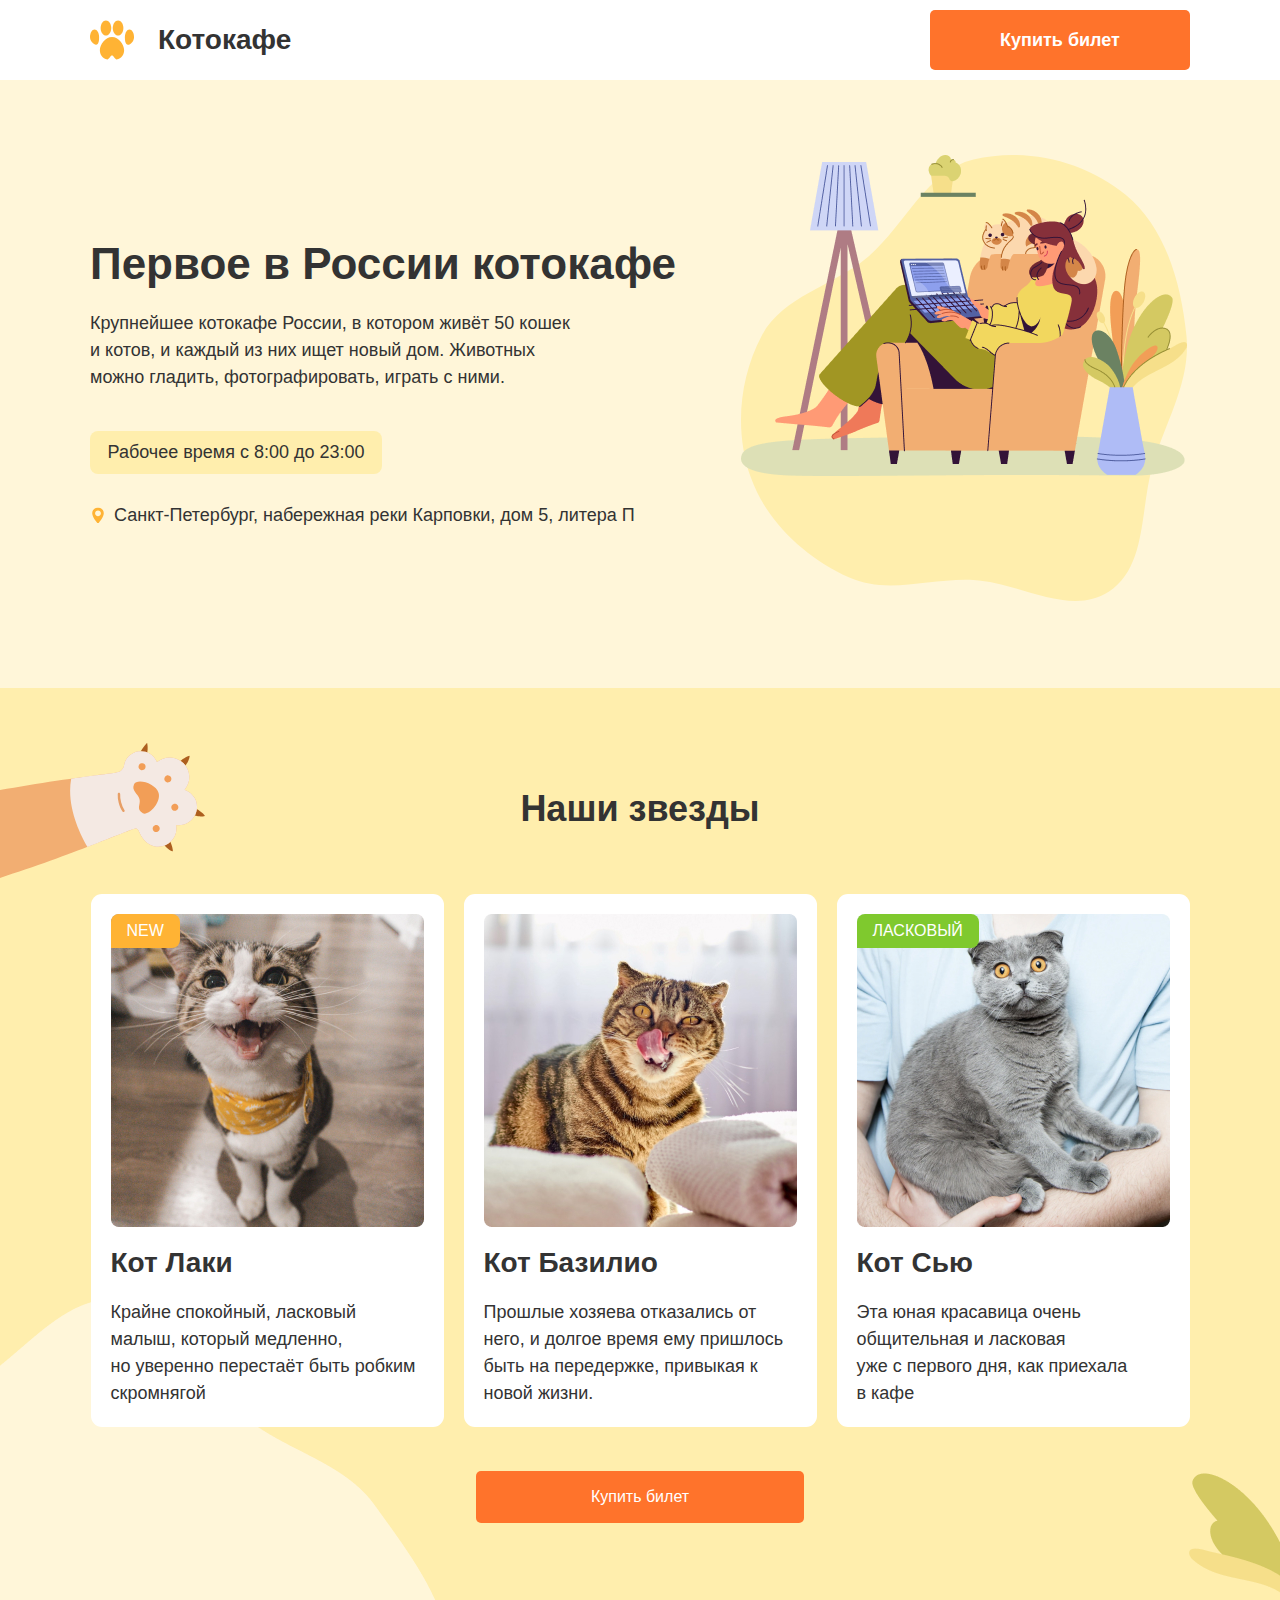
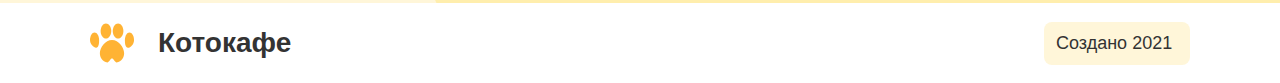
<file: index.html>
<!DOCTYPE html>
<html lang="ru">

<head>
   <meta charset="UTF-8">
   <meta http-equiv="X-UA-Compatible" content="IE=edge">
   <meta name="viewport" content="width=device-width, initial-scale=1.0">
   <title>Котокафе</title>
   <link rel="stylesheet" href="./css/style.css">
</head>

<body>
   <div class="visually-hidden">
      <svg>
         <symbol id="logo" viewBox="0 0 44 40" fill="none">
            <path
               d="M15.9311 15.5986C18.8639 15.5986 21.2414 12.2021 21.2414 8.01236C21.2414 3.82261 18.8639 0.426147 15.9311 0.426147C12.9982 0.426147 10.6207 3.82261 10.6207 8.01236C10.6207 12.2021 12.9982 15.5986 15.9311 15.5986Z"
               fill="#FFB334" />
            <path
               d="M28.069 15.5986C31.0018 15.5986 33.3793 12.2021 33.3793 8.01236C33.3793 3.82261 31.0018 0.426147 28.069 0.426147C25.1362 0.426147 22.7587 3.82261 22.7587 8.01236C22.7587 12.2021 25.1362 15.5986 28.069 15.5986Z"
               fill="#FFB334" />
            <path
               d="M9.10345 17.1158C9.10345 21.3057 8.58303 24.702 6.06897 24.702C3.5549 24.702 0 21.3057 0 17.1158C0 12.9259 2.03766 9.5296 4.55172 9.5296C7.06579 9.5296 9.10345 12.9259 9.10345 17.1158Z"
               fill="#FFB334" />
            <path
               d="M44.0001 17.1158C44.0001 21.3057 40.4452 24.702 37.9311 24.702C35.417 24.702 34.8966 21.3057 34.8966 17.1158C34.8966 12.9259 36.9343 9.5296 39.4483 9.5296C41.9624 9.5296 44.0001 12.9259 44.0001 17.1158Z"
               fill="#FFB334" />
            <path
               d="M34.1379 30.1208C34.1379 34.6657 31.7862 38.4846 26.5517 39.5672C25.5822 39.7675 23.0476 35.3227 22 35.3227C20.9523 35.3227 18.4178 39.7675 17.4483 39.5672C12.2138 38.4846 9.86206 34.6657 9.86206 30.1208C9.86206 24.7339 15.2961 17.1158 22 17.1158C28.7039 17.1158 34.1379 24.7339 34.1379 30.1208Z"
               fill="#FFB334" />
         </symbol>
         <symbol id="location" width="16" height="17" viewBox="0 0 16 17" fill="none">
            <g clip-path="url(#clip0_9_43)">
               <path
                  d="M8.00004 0.5C4.80488 0.5 2.20544 3.09944 2.20544 6.29456C2.20544 10.2598 7.39104 16.081 7.61182 16.3269C7.81919 16.5579 8.18126 16.5575 8.38826 16.3269C8.60904 16.081 13.7946 10.2598 13.7946 6.29456C13.7946 3.09944 11.1952 0.5 8.00004 0.5ZM8.00004 9.20997C6.39248 9.20997 5.08466 7.90212 5.08466 6.29456C5.08466 4.687 6.39251 3.37919 8.00004 3.37919C9.60757 3.37919 10.9154 4.68703 10.9154 6.29459C10.9154 7.90216 9.60757 9.20997 8.00004 9.20997Z"
                  fill="#FFB334" />
            </g>
            <defs>
               <clipPath id="clip0_9_43">
                  <rect width="16" height="16" fill="white" transform="translate(0 0.5)" />
               </clipPath>
            </defs>
         </symbol>
      </svg>
   </div>
   <header class="main-header">
      <div class="wrapper">
         <a href="index.html" class="main-header__logo">
            <svg width="44" height="40">
               <use xlink:href="#logo"></use>
            </svg>
            <span>Котокафе</span>
         </a>
         <a class="main-header__link" href="gallery.html">Купить билет</a>
      </div>
   </header>

   <main class="page-main">
      <section class="about">
         <div class="wrapper">
            <div class="about__information">
               <h2 class="about__title">Первое в России котокафе</h2>
               <p class="about__description">Крупнейшее котокафе России, в котором живёт 50 кошек и котов,
                  и каждый
                  из них ищет новый дом. Животных<br> можно гладить, фотографировать, играть с ними.</p>
               <span class="about__work-time">Рабочее время с <time>8:00</time> до <time>23:00</time></span>
               <p class="about__img">
                  <svg class="location-logo" width="16" height="16">
                     <use xlink:href="#location"></use>
                  </svg>
                  <span class="about__location">
                     Санкт-Петербург, набережная реки Карповки, дом 5, литера П
                  </span>
               </p>
            </div>
            <div class="about__picture">
               <div class="about__picture--layer">
                  <img src="./img/Frame.png" alt="Girl">
               </div>
               <div class="about__picture--frame">
                  <img src="./img/layer.svg" alt="">
               </div>
            </div>
         </div>
      </section>
      <section class="our-stars">
         <img class="hand" src="./img/hand.svg" width="213" alt="" draggable="false">
         <img class="vector" src="./img/Vector.png" alt="" draggable="false">
         <img class="leave" src="./img/leave.png" alt="">

         <div class="our-stars__wrapper">
            <h2 class="our-stars__title">Наши звезды</h2>
            <ul class="our-stars__list star-list">
               <li class="our-stars__item new">
                  <h3 class="star-list__title">Кот Лаки</h3>
                  <p class="star-list__description">Крайне спокойный, ласковый малыш, который медленно, но уверенно
                     перестаёт быть робким скромнягой</p>
                  <img class="new" src="./img/Laki.jpg" alt="" width="313">
               </li>
               <li class="our-stars__item">
                  <h3 class="star-list__title">Кот Базилио</h3>
                  <p class="star-list__description">Прошлые хозяева отказались от него, и долгое время ему пришлось быть
                     на передержке, привыкая к новой жизни.</p>
                  <img src="./img/Bazilio.jpg" alt="">
               </li>
               <li class="our-stars__item pretty">
                  <h3 class="star-list__title">Кот Сью</h3>
                  <p class="star-list__description">Эта юная красавица очень общительная и ласковая уже с первого дня,
                     как приехала в кафе</p>
                  <img src="./img/Syu.jpg" alt="">
               </li>
            </ul>
            <button type="button" class="buy-ticket">
               Купить билет
            </button>
         </div>
      </section>

   </main>

   <footer class="main-footer">
      <div class="wrapper">
         <div class="main-footer__logo">
            <svg width="44" height="40">
               <use xlink:href="#logo"></use>
            </svg>

            <span>Котокафе</span>
         </div>
         <span class="create-date">
            Создано 2021
         </span>
      </div>
   </footer>
</body>

</html>
</file>
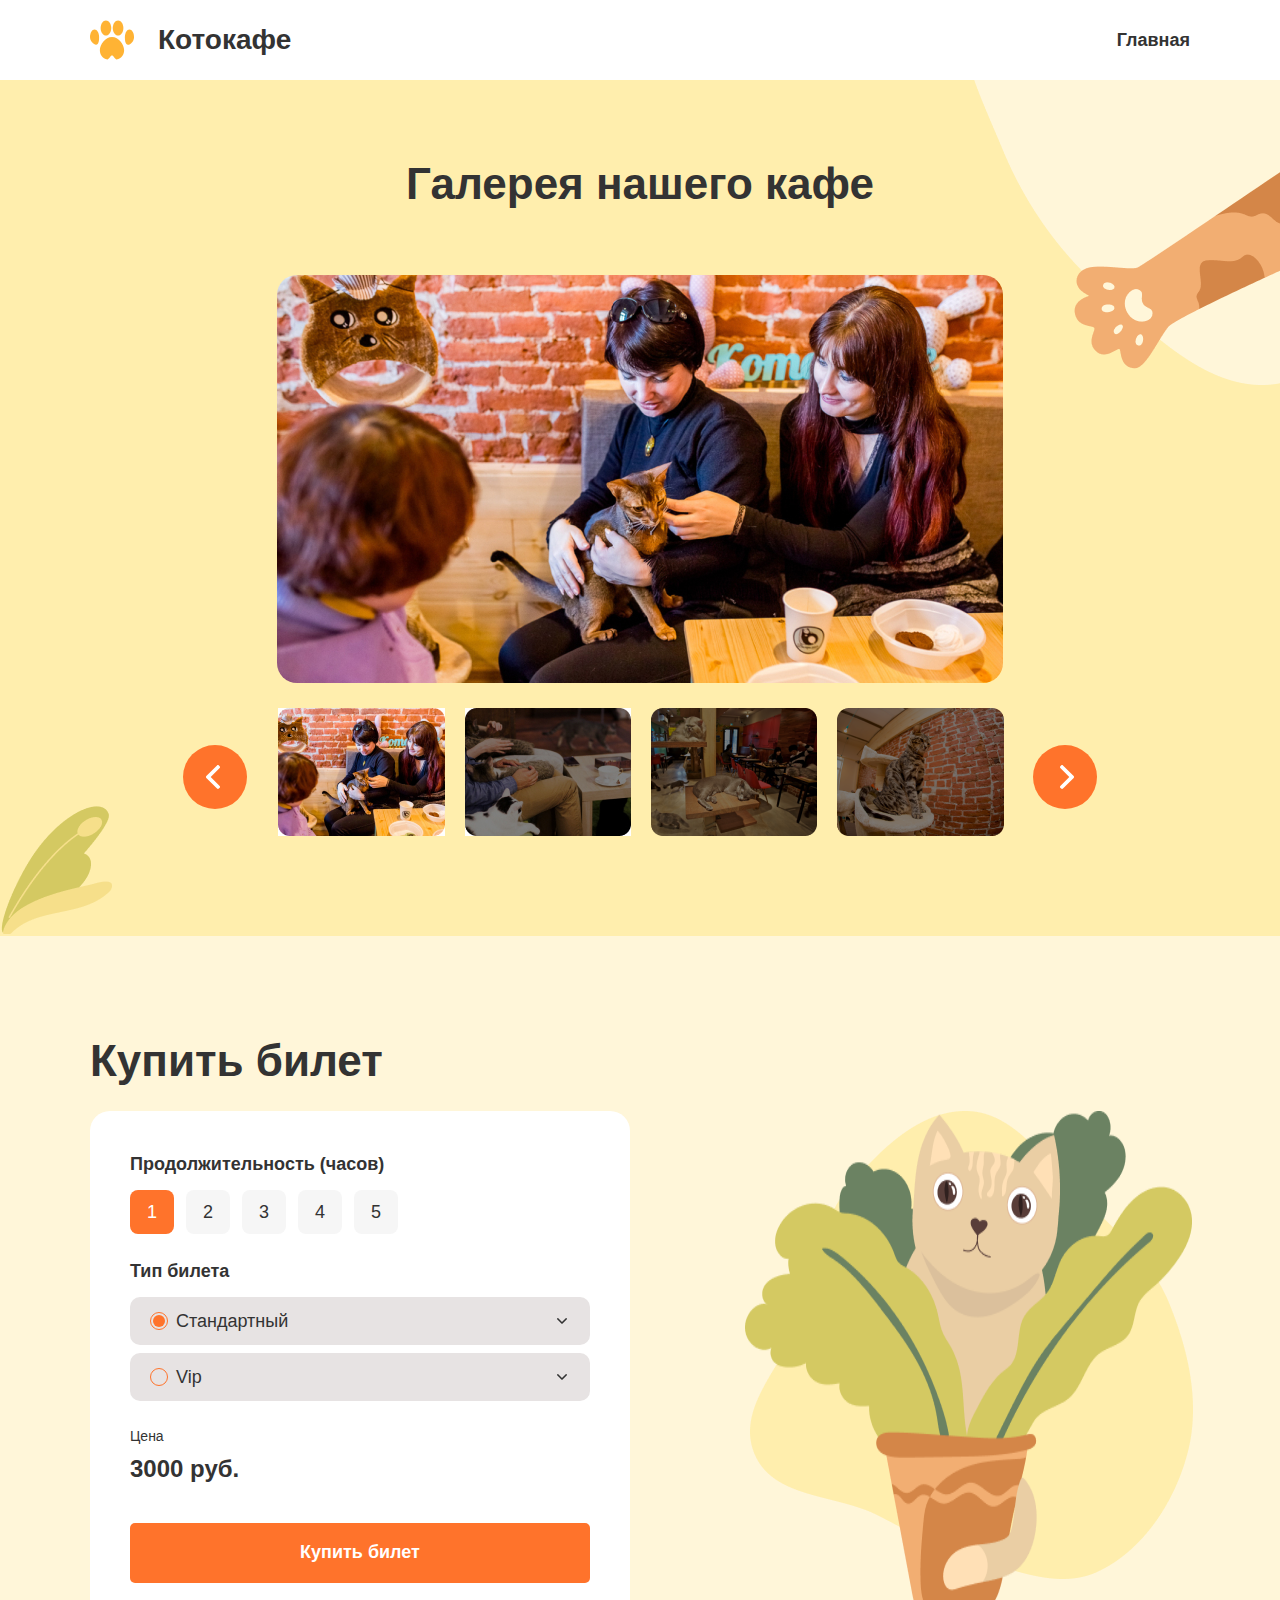
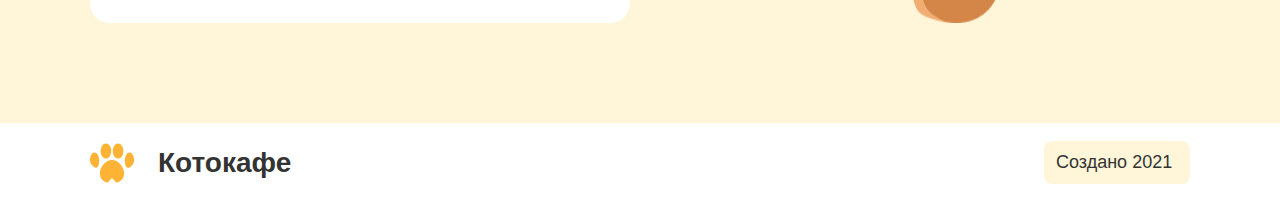
<file: gallery.html>
<!DOCTYPE html>
<html lang="en">

<head>
   <meta charset="UTF-8">
   <meta http-equiv="X-UA-Compatible" content="IE=edge">
   <meta name="viewport" content="width=device-width, initial-scale=1.0">
   <title>Котокафе</title>
   <link rel="stylesheet" href="./css/style.css">
</head>

<body>
   <div class="visually-hidden">
      <svg>
         <symbol id="logo" viewBox="0 0 44 40" fill="none">
            <path
               d="M15.9311 15.5986C18.8639 15.5986 21.2414 12.2021 21.2414 8.01236C21.2414 3.82261 18.8639 0.426147 15.9311 0.426147C12.9982 0.426147 10.6207 3.82261 10.6207 8.01236C10.6207 12.2021 12.9982 15.5986 15.9311 15.5986Z"
               fill="#FFB334" />
            <path
               d="M28.069 15.5986C31.0018 15.5986 33.3793 12.2021 33.3793 8.01236C33.3793 3.82261 31.0018 0.426147 28.069 0.426147C25.1362 0.426147 22.7587 3.82261 22.7587 8.01236C22.7587 12.2021 25.1362 15.5986 28.069 15.5986Z"
               fill="#FFB334" />
            <path
               d="M9.10345 17.1158C9.10345 21.3057 8.58303 24.702 6.06897 24.702C3.5549 24.702 0 21.3057 0 17.1158C0 12.9259 2.03766 9.5296 4.55172 9.5296C7.06579 9.5296 9.10345 12.9259 9.10345 17.1158Z"
               fill="#FFB334" />
            <path
               d="M44.0001 17.1158C44.0001 21.3057 40.4452 24.702 37.9311 24.702C35.417 24.702 34.8966 21.3057 34.8966 17.1158C34.8966 12.9259 36.9343 9.5296 39.4483 9.5296C41.9624 9.5296 44.0001 12.9259 44.0001 17.1158Z"
               fill="#FFB334" />
            <path
               d="M34.1379 30.1208C34.1379 34.6657 31.7862 38.4846 26.5517 39.5672C25.5822 39.7675 23.0476 35.3227 22 35.3227C20.9523 35.3227 18.4178 39.7675 17.4483 39.5672C12.2138 38.4846 9.86206 34.6657 9.86206 30.1208C9.86206 24.7339 15.2961 17.1158 22 17.1158C28.7039 17.1158 34.1379 24.7339 34.1379 30.1208Z"
               fill="#FFB334" />
         </symbol>

         <symbol id="left-button" viewBox="0 0 64 64" fill="none">
            <circle cx="32" cy="32" r="32" transform="matrix(-1 0 0 1 64 0)" fill="#FF732B" />
            <path
               d="M23.3328 31.0635L34.0131 20.3834C34.2602 20.1362 34.5899 20 34.9415 20C35.2931 20 35.6229 20.1362 35.8699 20.3834L36.6564 21.1697C37.1682 21.6821 37.1682 22.5149 36.6564 23.0265L27.6879 31.995L36.6664 40.9735C36.9134 41.2207 37.0498 41.5503 37.0498 41.9017C37.0498 42.2535 36.9134 42.583 36.6664 42.8305L35.8799 43.6166C35.6326 43.8638 35.3031 44 34.9515 44C34.5999 44 34.2701 43.8638 34.0231 43.6166L23.3328 32.9267C23.0852 32.6787 22.9492 32.3476 22.95 31.9956C22.9492 31.6422 23.0852 31.3113 23.3328 31.0635Z"
               fill="white" />
         </symbol>
         <symbol id="button-sign" viewBox="0 0 16 16" fill="none">
            <svg width="16" height="16">
               <g clip-path="url(#clip0_12_872)">
                  <path
                     d="M7.37568 12.4447L0.255608 5.32449C0.0907959 5.15981 -7.16833e-08 4.93997 -6.14371e-08 4.70557C-5.1191e-08 4.47116 0.090796 4.25133 0.255608 4.08664L0.779831 3.56229C1.12142 3.22109 1.6766 3.22109 2.01767 3.56229L7.99668 9.5413L13.9823 3.55566C14.1471 3.39098 14.3668 3.30005 14.6011 3.30005C14.8357 3.30005 15.0554 3.39098 15.2203 3.55566L15.7444 4.08001C15.9092 4.24482 16 4.46453 16 4.69893C16 4.93334 15.9092 5.15317 15.7444 5.31785L8.61782 12.4447C8.45248 12.6098 8.23174 12.7004 7.99707 12.6999C7.7615 12.7004 7.54088 12.6098 7.37568 12.4447Z"
                     fill="#333333" />
               </g>
               <defs>
                  <clipPath id="clip0_12_872">
                     <rect width="16" height="16" fill="white" transform="matrix(-4.37114e-08 1 1 4.37114e-08 0 0)" />
                  </clipPath>
               </defs>
            </svg>
         </symbol>
      </svg>
   </div>

   <header class="main-header">
      <div class="wrapper">
         <a href="index.html" class="main-header__logo">
            <svg width="44" height="40">
               <use xlink:href="#logo"></use>
            </svg>
            <span>Котокафе</span>
         </a>
         <a class="main-header__gallery-link" href="index.html">Главная</a>
      </div>
   </header>

   <main class="second-page">
      <section class="main-gallery">
         <img class="main-gallery__frame" src="./img/gallery-layer.png" alt="">
         <img class="main-gallery__hand" src="./img/gallery-hand.png" alt="">
         <img class="main-gallery__leave" src="./img/gallery-leave.png" alt="">

         <div class="main-gallery__wrapper">
            <h2 class="main-gallery__title">
               Галерея нашего кафе
            </h2>
            <div class="main-gallery__big-foto">
               <img src="./img/big-foto.jpg" alt="">
            </div>
            <ul class="main-gallery__list gallery-list">
               <li class="gallery-list__item"><img src="./img/first-lettle-foto.jpg" alt=""></li>
               <li class="gallery-list__item"><img src="./img/second-little-foto.jpg" alt=""></li>
               <li class="gallery-list__item"><img src="./img/third-little-foto.png" alt=""></li>
               <li class="gallery-list__item"><img src="./img/fourth-little-foto.png" alt=""></li>
            </ul>
         </div>

         <svg class="left-button" width="64" height="64">
            <use xlink:href="#left-button"></use>
         </svg>

         <svg class="right-button" width="64" height="64">
            <use xlink:href="#left-button"></use>
         </svg>
      </section>
      <section class="book-ticket">
         <div class="book-ticket__wrapper">
            <h2 class="book-ticket__title">Купить билет</h2>
            <div class="container">
               <form  class="book-ticket__order order">
                  <fieldset class="order__hour choose-hour">
                     <legend class="choose-hour__title">Продолжительность (часов)</legend>
                     <ul class="choose-hour__list hour-list">
                        <li class="hour-list__item1">1</li>
                        <li class="hour-list__item">2</li>
                        <li class="hour-list__item">3</li>
                        <li class="hour-list__item">4</li>
                        <li class="hour-list__item">5</li>
                     </ul>
                  </fieldset>
                  <fieldset class="order__card-type card-type">
                     <legend class="card-type__title">Тип билета</legend>
                     <div class="card-type__standart">
                        <div class="checked">
                           <div class="checked__item"></div>
                        </div>
                        <span>Стандартный</span>
                        <svg class="sign" width="16" height="10">
                           <use xlink:href="#button-sign"></use>
                        </svg>
                     </div>
                     <div class="card-type__vip">
                        <div class="disabled"></div>
                        <span>Vip</span>
                        <svg class="sign" width="16" height="10">
                           <use xlink:href="#button-sign"></use>
                        </svg>
                     </div>
                  </fieldset>
                  <div class="order__cost cost">
                     <p class="cost__title">Цена</p>
                     <b class="cost__description">3000 руб.</b>
                  </div>
                  <button type="submit" class="order__main-button">
                     Купить билет
                  </button>
               </form>
               <img class="last-picture__item2" src="./img/gallery-cat.png" alt="">
               <img class="last-picture__item" src="./img/book-ticket.png" alt="">
            </div>
         </div>
      </section>
      <footer class="main-footer">
         <div class="wrapper">
            <div class="main-footer__logo">
               <svg width="44" height="40">
                  <use xlink:href="#logo"></use>
               </svg>
   
               <span>Котокафе</span>
            </div>
            <span class="create-date">
               Создано 2021
            </span>
         </div>
      </footer>

   </main>
</body>

</html>
</file>
<file: css/style.css>
@import url('./variable.css');
@import url('./global.css');

@import url('./buy-ticket.css');
@import url('./main-gallery.css');
@import url('./main-header.css');
@import url('./main-section.css');
@import url('./our-stars.css');
@import url('./main-footer.css');
</file>
